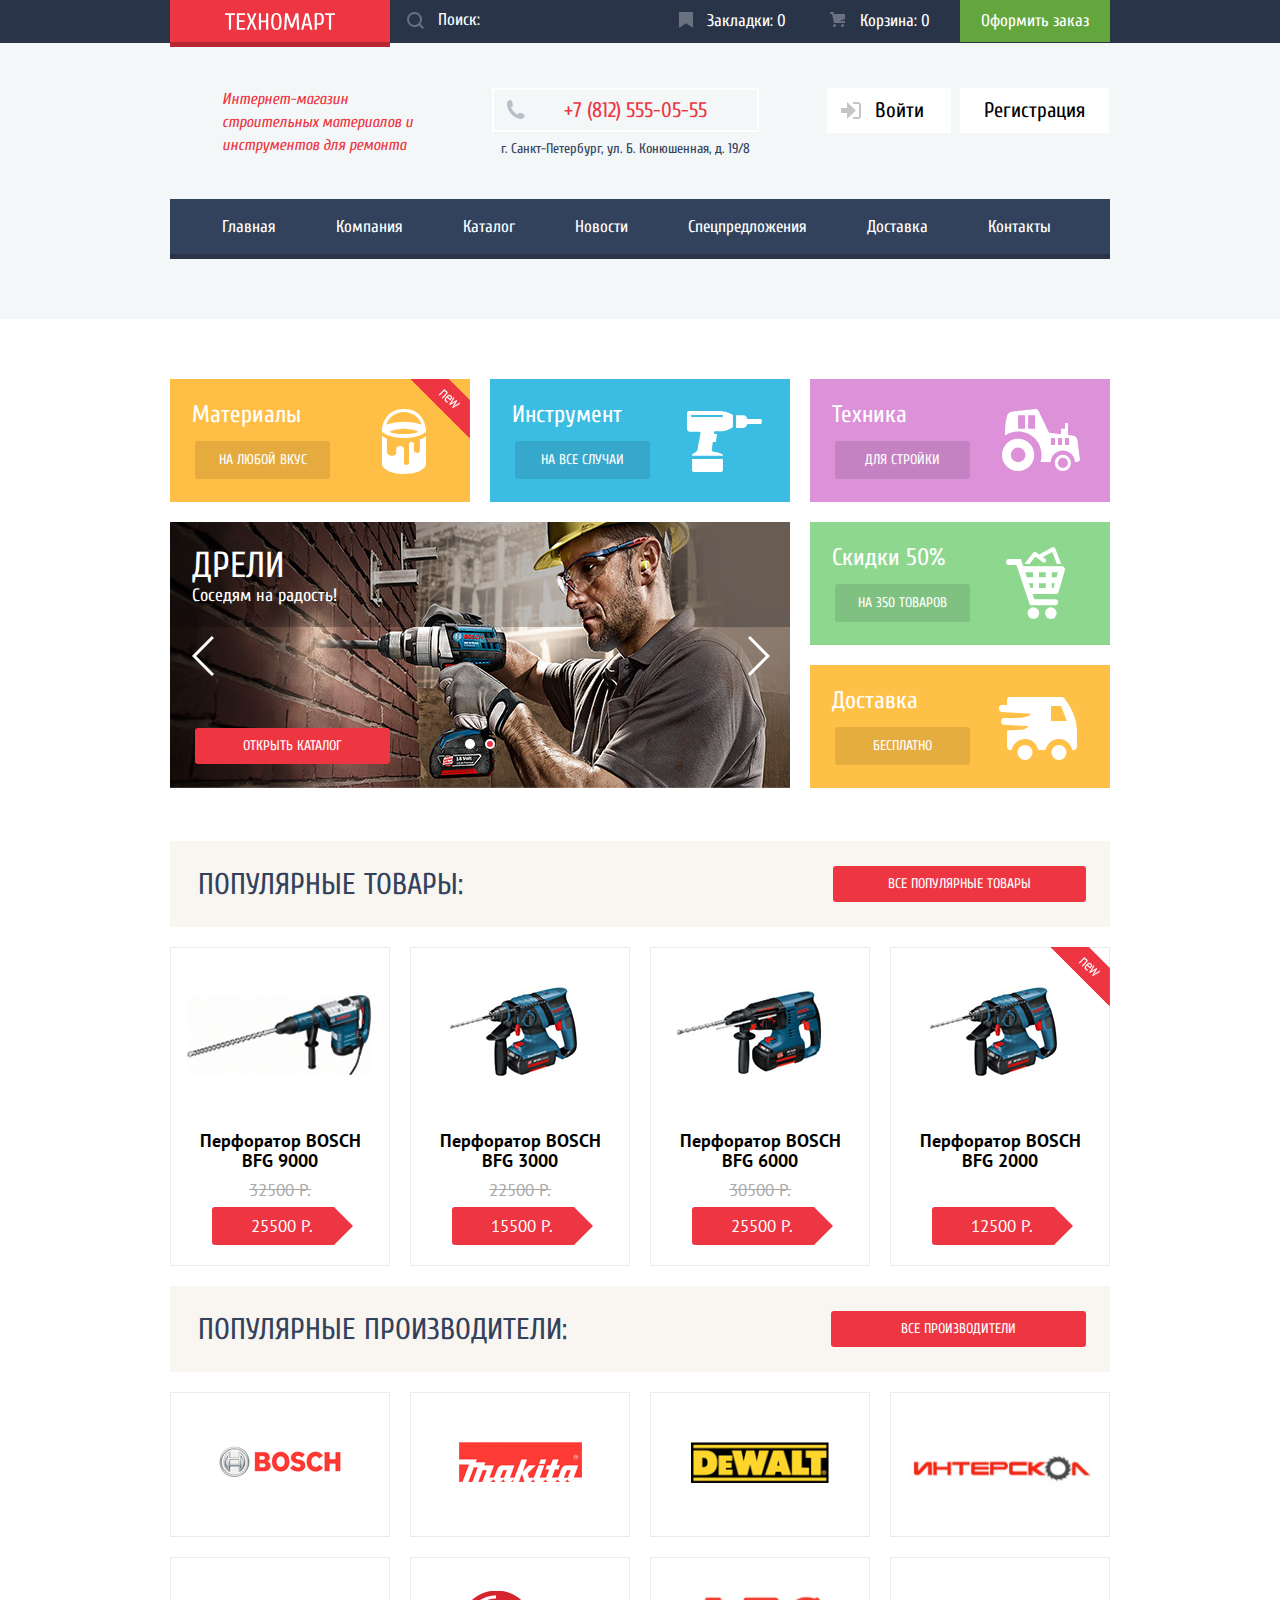
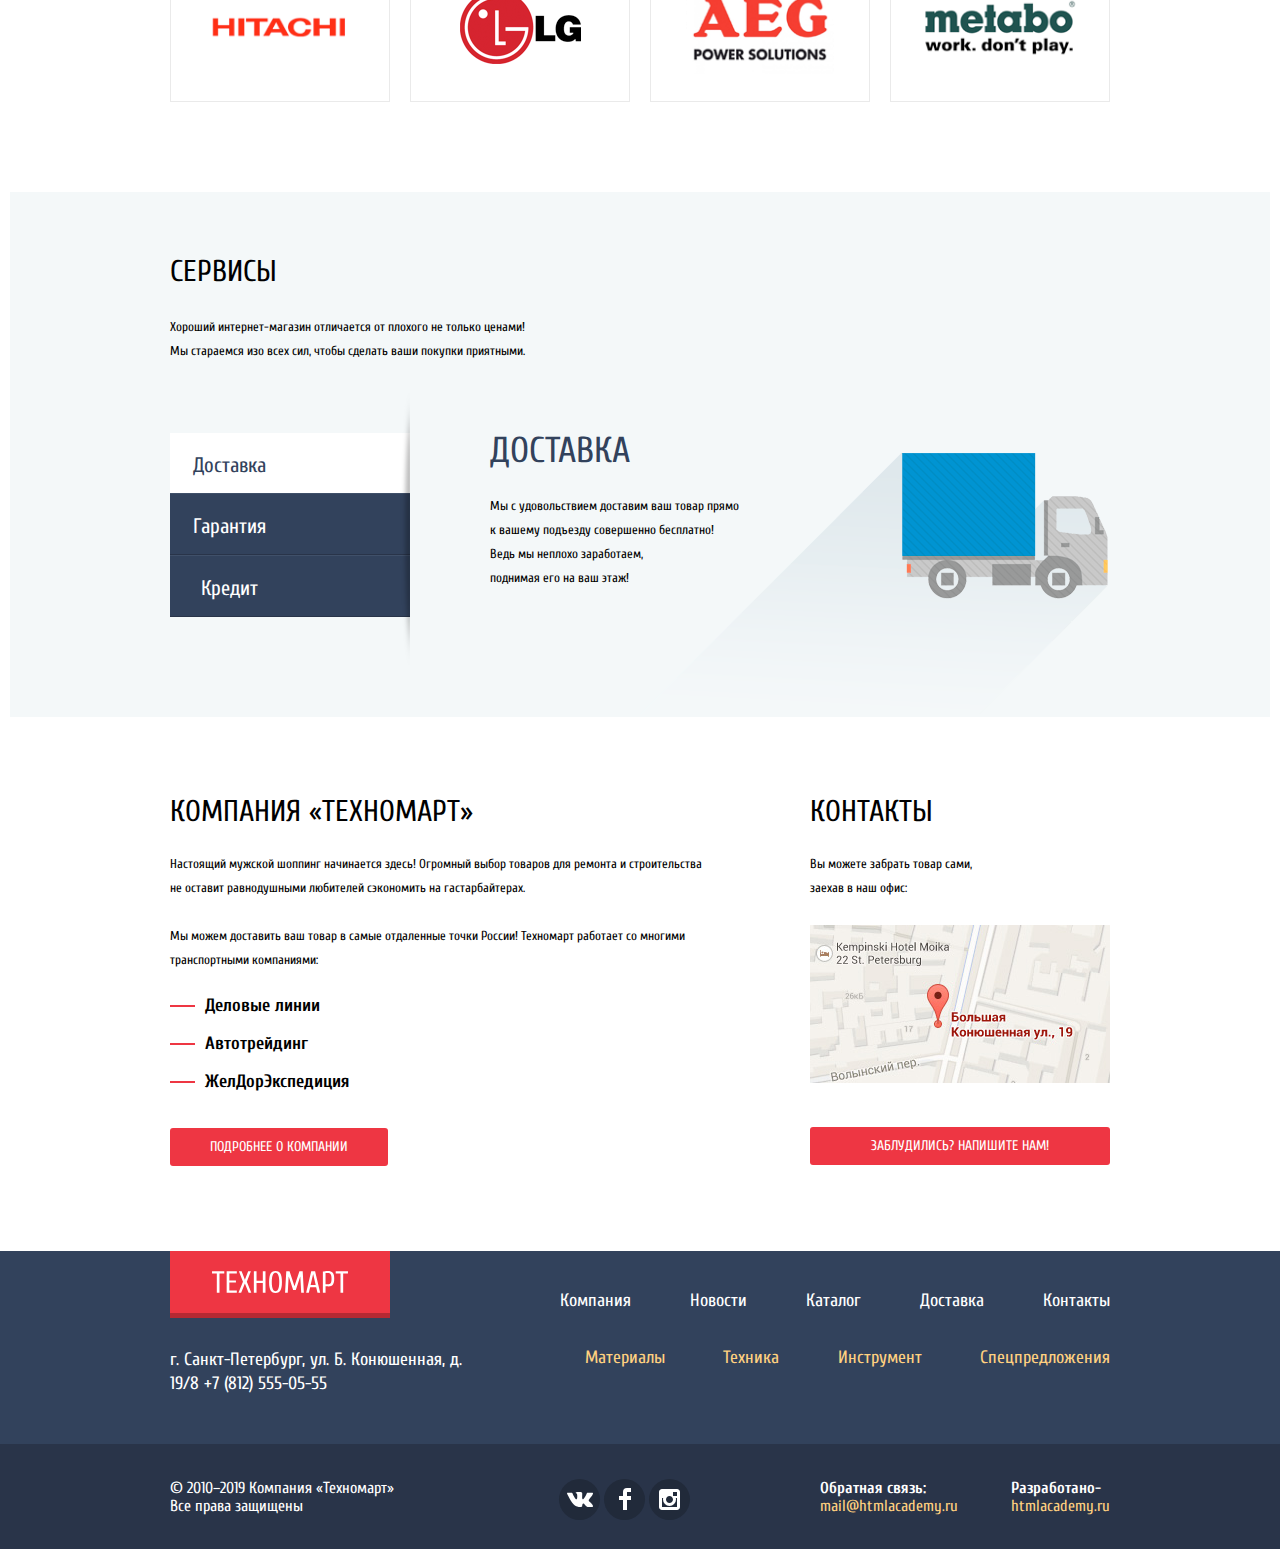
<file: index.html>
<!DOCTYPE html>
<html lang="ru">

<head>
    <meta charset="utf-8">
    <title>HTML Academy: Техномарт</title>
    <link href="https://fonts.googleapis.com/css?family=Cuprum:400,400i,700&display=swap&subset=cyrillic" rel="stylesheet">
    <link href="https://fonts.googleapis.com/css?family=PT+Sans&display=swap&subset=cyrillic" rel="stylesheet">
    <link href="css/normalize.css" rel="stylesheet">
    <link href="css/style.min.css" rel="stylesheet">
</head>

<body>

    <header class="main-header">

        <div class="container-top-header">

            <div class="container-top">
                <a class="logo-top" href="#">
                    <img src="img/logo-technomart.svg" width="110" height="18" alt="Логотип Техномарт">
                </a>
                <form class="search-form" action="https://echo.htmlacademy.ru" method="post">
                    <label>
                        <input type="search" placeholder="Поиск:">
                    </label>
                    <svg xmlns="http://www.w3.org/2000/svg" width="17" height="17" viewBox="0 0 17 17">
                        <path id="searchh" d="M17 15.586l-3.542-3.542A7.465 7.465 0 0 0 15 7.5 7.5 7.5 0 1 0 7.5 15c1.71 0 3.282-.579 4.544-1.542L15.586 17 17 15.586zM2 7.5C2 4.467 4.467 2 7.5 2 10.532 2 13 4.467 13 7.5c0 3.032-2.468 5.5-5.5 5.5A5.506 5.506 0 0 1 2 7.5z" />
                    </svg>
                </form>
                <nav class="products">
                    <ul class="products-navigation">
                        <li>
                            <a class="pack" href="pack.html">Закладки: 0</a>
                        </li>
                        <li>
                            <a class="basket" href="basket.html">Корзина: 0</a>
                        </li>
                        <li>
                            <a class="to-order" href="order.html">Оформить заказ</a>
                        </li>
                    </ul>
                </nav>
            </div>

        </div>

        <div class="container-middle-header">

            <div class="container-middle">
                <div class="middle-header-block-1">
                    <h1 class=" short-description">
                            Интернет-магазин строительных материалов и инструментов для ремонта
                        </h1>
                </div>
                <div class="middle-header-block-2">
                    <a class="call" href="tel:+78125550555">+7 (812) 555-05-55</a>
                    <p class="header-address">г. Санкт-Петербург, ул. Б. Конюшенная, д. 19/8</p>
                </div>
                <div class="middle-header-block-3">
                    <ul class="user-navigation">
                        <li>
                            <a class="login-link" href="login.html">
                                <svg xmlns="http://www.w3.org/2000/svg" width="20" height="17" viewBox="0 0 20 17">
                                    <path d="M14.875 8.5L6 0v6H0v5h6v6z" />
                                    <path d="M16.986 15.01h-5.027V17h5.027c2.178 0 3.004-1.81 3.029-3.026V3.028C19.99 1.811 19.164 0 16.986 0h-5.027v1.99h5.027c.839 0 .992.681 1.01 1.057v10.904c-.017.376-.171 1.059-1.01 1.059z" />
                                </svg>
                                Войти
                            </a>
                        </li>
                        <li>
                            <a class="register-link" href="registration.html">Регистрация</a>
                        </li>
                    </ul>
                </div>
            </div>

            <nav class="main-navigation">
                <ul class="site-navigation">
                    <li>
                        <a>Главная</a>
                    </li>
                    <li>
                        <a href="company.html">Компания</a>
                    </li>
                    <li>
                        <a href="catalog.html">Каталог</a>
                    </li>
                    <li>
                        <a href="news.html">Новости</a>
                    </li>
                    <li>
                        <a href="special.html">Спецпредложения</a>
                    </li>
                    <li>
                        <a href="delivery.html">Доставка</a>
                    </li>
                    <li>
                        <a href="contacts.html">Контакты</a>
                    </li>
                </ul>
            </nav>

        </div>

    </header>

    <main class="container">

        <section class="we-offer">
            <h2 class="visually-hidden">Наши предложения</h2>
            <ul class="our-offers">
                <li class="our-offers-1">
                    <p class="flag-offer flag-offer-new">Новинка</p>
                    <p class="offer-name offer-name-1">Материалы</p>
                    <a class="offer-button offer-material" href="offer-material.html">На любой вкус</a>
                </li>
                <li class="our-offers-2">
                    <p class="offer-name offer-name-2">Инструмент</p>
                    <a class="offer-button offer-instrument" href="offer-instrument.html">На все случаи</a>
                </li>
                <li class="our-offers-3">
                    <p class="offer-name offer-name-3">Техника</p>
                    <a class="offer-button offer-technic" href="offer-technic.html">Для стройки</a>
                </li>
                <li class="our-offers-4">
                    <div class="slider-controls">
                        <i></i>
                        <i class="active"></i>
                    </div>
                    <div class="slider-sides">
                        <a class="left" href="#"><span class="visually-hidden">Слайдер влево</span></a>
                        <a class="right" href="#"><span class="visually-hidden">Слайдер вправо</span></a>
                    </div>
                    <div class="container-offer-4">
                        <p class="offer-name offer-name-4">Дрели</p>
                        <span>Соседям на радость!</span>
                    </div>
                    <a class="button drill-button" href="offer-technic.html">Открыть каталог</a>
                </li>
                <li class="our-offers-4 our-offers-4-1">
                    <div class="container-offer-4">
                        <p class="offer-name offer-name-4">Перфораторы</p>
                        <span>Настоящие мужские игрушки</span>
                    </div>
                    <a class="button drill-button" href="offer-technic.html">Открыть каталог</a>
                </li>
                <li class="our-offers-5">
                    <p class="offer-name offer-name-5">Скидки 50%</p>
                    <a class="offer-button offer-sales" href="offer-sales.html">На 350 товаров</a>
                </li>
                <li class="our-offers-6">
                    <p class="offer-name offer-name-6">Доставка</p>
                    <a class="offer-button offer-delivery" href="offer-delivery.html">Бесплатно</a>
                </li>
            </ul>
        </section>

        <section class="pop-items">
            <div class="pop-section">
                <h2 class="pop">Популярные товары:</h2>
                <a class="button" href="pop-items.html">Все популярные товары</a>
            </div>
            <ul class="catalog-list">
                <li class="catalog-item">
                    <div class="actions">
                        <a href="#" class="buy">Купить</a>
                        <a href="#" class="bookmark">В закладки</a>
                    </div>
                    <p>
                        <img src="img/bosch-bfg9000.jpg" width="218" height="170" alt="Перфоратор BOSCH BFG 9000">
                    </p>
                    <h3>
                            <a class="perf" href="catalog-item.html">
                                Перфоратор BOSCH BFG 9000
                            </a>
                        </h3>
                    <span class="old-price">32500 р.</span>
                    <a class="price-buy" href="buy.html">25500 р.</a>
                </li>
                <li class="catalog-item">
                    <div class="actions">
                        <a href="#" class="buy">Купить</a>
                        <a href="#" class="bookmark">В закладки</a>
                    </div>
                    <p>
                        <img src="img/bosch-bfg3000.jpg" width="218" height="170" alt="Перфоратор Bosch Bfg 3000">
                    </p>
                    <h3>
                            <a class="perf" href="catalog-item.html">
                                Перфоратор BOSCH BFG 3000
                            </a>
                        </h3>
                    <span class="old-price">22500 р.</span>
                    <a class="price-buy" href="buy.html">15500 р.</a>
                </li>
                <li class="catalog-item">
                    <div class="actions">
                        <a href="#" class="buy">Купить</a>
                        <a href="#" class="bookmark">В закладки</a>
                    </div>
                    <p>
                        <img src="img/bosch-bfg6000.jpg" width="218" height="170" alt="Перфоратор Bosch Bfg 6000">
                    </p>
                    <h3>
                            <a class="perf" href="catalog-item.html">
                                Перфоратор BOSCH BFG 6000
                            </a>
                        </h3>
                    <span class="old-price">30500 р.</span>
                    <a class="price-buy" href="buy.html">25500 р.</a>
                </li>
                <li class="catalog-item">
                    <p class="flag flag-new">Новинка</p>
                    <div class="actions">
                        <a href="#" class="buy">Купить</a>
                        <a href="#" class="bookmark">В закладки</a>
                    </div>
                    <p>
                        <img src="img/bosch-bfg2000.jpg" width="218" height="170" alt="Перфоратор Bosch Bfg 2000">
                    </p>
                    <h3>
                            <a class="perf" href="catalog-item.html">
                                Перфоратор BOSCH BFG 2000
                            </a>
                        </h3>
                    <a class="price-buy" href="buy.html">12500 р.</a>
                </li>
            </ul>
        </section>

        <section class="pop-makers">
            <div class="pop-section">
                <h2 class="pop">Популярные производители:</h2>
                <a class="button button-develop" href="pop-items.html">Все производители</a>
            </div>
            <ul class="makers-list">
                <li class="maker-logo maker-logo-1">
                    <a href="#">
                        <img src="img/logo-bosch.png" width="126" height="37" alt="Логотип Bosch">
                    </a>
                </li>
                <li class="maker-logo maker-logo-2">
                    <a href="#">
                        <img src="img/logo-makita.png" width="123" height="40" alt="Логотип Makita">
                    </a>
                </li>
                <li class="maker-logo maker-logo-3">
                    <a href="#">
                        <img src="img/logo-dewalt.png" width="146" height="44" alt="Логотип Dewalt">
                    </a>
                </li>
                <li class="maker-logo maker-logo-4">
                    <a href="#">
                        <img src="img/logo-interskol.png" width="200" height="88" alt="Логотип Интерскол">
                    </a>
                </li>
                <li class="maker-logo maker-logo-5">
                    <a href="#">
                        <img src="img/logo-hitachi.png" width="169" height="31" alt="Логотип Hitachi">
                    </a>
                </li>
                <li class="maker-logo maker-logo-6">
                    <a href="#">
                        <img src="img/logo-lg.png" width="121" height="73" alt="Логотип Lg">
                    </a>
                </li>
                <li class="maker-logo maker-logo-7">
                    <a href="#">
                        <img src="img/logo-aeg.png" width="151" height="96" alt="Логотип AEG">
                    </a>
                </li>
                <li class="maker-logo maker-logo-8">
                    <a href="#">
                        <img src="img/logo-metabo.png" width="204" height="69" alt="Логотип Metabo">
                    </a>
                </li>
            </ul>
        </section>

        <div class="services-delivery-container">

            <div class="services-delivery">
                <section class="services">
                    <h2 class="services-name">Сервисы</h2>
                    <p class="services-description">
                        Хороший интернет-магазин отличается от плохого не только ценами!
                        <br> Мы стараемся изо всех сил, чтобы сделать ваши покупки приятными.
                    </p>
                </section>
                <section class="delivery-section">
                    <ul class="offers">
                        <li class="delivery">
                            <button class="button-offer button-offer-current" type="button">Доставка</button>
                        </li>
                        <li class="garantie">
                            <button class="button-offer" type="button">Гарантия</button>
                        </li>
                        <li class="credit">
                            <button class="button-offer" type="button">Кредит</button>
                        </li>
                    </ul>
                    <div class="delivery-container">
                        <h2 class="delivery-name">Доставка</h2>
                        <p class="delivery-description">
                            Мы с удовольствием доставим ваш товар прямо к вашему подъезду совершенно бесплатно!
                            <br> Ведь мы неплохо заработаем,
                            <br> поднимая его на ваш этаж!
                        </p>
                    </div>
                    <div class="garanty-container">
                        <h2 class="garanty-name">Гарантия</h2>
                        <p class="garanty-description">
                            Если купленный у нас товар поломается или заискрит,
                            <br> а также в случае пожара, спровоцированного его возгаранием,
                            <br> вы всегда можете быть уверены в нашей гарантии. Мы обменяем
                            <br> сгоревший товар на новый.
                            <br> Дом уж восстановите как-нибудь сами.
                        </p>
                    </div>
                    <div class="credit-container">
                        <h2 class="credit-name">Кредит</h2>
                        <p class="credit-description">
                            Залезть в долговую яму стало проще!
                            <br> Кредитные консультанты придут вам на помощь.
                        </p>
                        <a class="button credit-button" href="credit-application.html">Отправить заявку</a>
                    </div>
                </section>
            </div>

        </div>

        <div class="company-contacts-container">

            <section class="company-technomart">
                <h2>Компания «Техномарт»</h2>
                <p>
                    Настоящий мужской шоппинг начинается здесь! Огромный выбор товаров для ремонта и строительства не оставит равнодушными любителей сэкономить на гастарбайтерах.
                </p>
                <p>
                    Мы можем доставить ваш товар в самые отдаленные точки России! Техномарт работает со многими транспортными компаниями:
                </p>
                <ul class="delivery-companies">
                    <li>Деловые линии</li>
                    <li>Автотрейдинг</li>
                    <li>ЖелДорЭкспедиция</li>
                </ul>
                <a class="button button-about" href="about-company">Подробнее о компании</a>
            </section>
            <section class="contacts-map">
                <h2>Контакты</h2>
                <p>
                    Вы можете забрать товар сами, заехав в наш офис:
                </p>
                <figure class="map-content">
                    <a class="open-map" href="google-maps.html">
                        <img src="img/map.jpg" width="300" height="158" alt="Адрес компании на карте">
                    </a>
                </figure>
                <a class="button button-write" href="write-to-us.html">
                        Заблудились? Напишите нам!
                </a>
            </section>

        </div>

    </main>

    <footer class="main-footer">

        <div class="container-top-footer">

            <div class="container-top">
                <a class="logo-bottom">
                    <img src="img/logo-technomart.svg" width="137" height="22" alt="Логотип Техномарт">
                </a>
                <nav class="top-footer-navigation">
                    <ul class="site-navigation site-navigation-top">
                        <li>
                            <a href="company.html">Компания</a>
                        </li>
                        <li>
                            <a href="news.html">Новости</a>
                        </li>
                        <li>
                            <a href="catalog.html">Каталог</a>
                        </li>
                        <li>
                            <a href="delivery.html">Доставка</a>
                        </li>
                        <li>
                            <a href="contacts.html">Контакты</a>
                        </li>
                    </ul>
                </nav>
            </div>

        </div>

        <div class="container-middle-footer">

            <div class="container-top">
                <p class="footer-address">г. Санкт-Петербург, ул. Б. Конюшенная, д. 19/8 +7 (812) 555-05-55
                </p>
                <nav class="middle-footer-navigation">
                    <ul class="site-navigation site-navigation-middle">
                        <li>
                            <a href="materials.html">Материалы</a>
                        </li>
                        <li>
                            <a href="technics.html">Техника</a>
                        </li>
                        <li>
                            <a href="equipment.html">Инструмент</a>
                        </li>
                        <li>
                            <a href="special.html">Спецпредложения</a>
                        </li>
                    </ul>
                </nav>
            </div>

        </div>

        <div class="container-low-footer">

            <div class="container-low">
                <p class="authors-low">
                    © 2010–2019 Компания «Техномарт» Все права защищены
                </p>
                <ul class="social-links">
                    <li>
                        <a class="social-button" href="vk.html"><span class="visually-hidden">Вконтакте</span>
                                <svg xmlns="http://www.w3.org/2000/svg" width="26" height="15" viewBox="0 0 26 15"><path fill="#FFF" d="M16.138 11.51c.956-.309 2.18 2.04 3.483 2.939.978.681 1.727.534 1.727.534l3.473-.05s1.815-.112.957-1.554c-.071-.12-.503-1.069-2.585-3.022-2.177-2.043-1.882-1.712.739-5.244 1.597-2.153 2.236-3.468 2.036-4.028-.192-.539-1.365-.399-1.365-.399L20.69.713c-.381.001-.704.119-.851.515-.003.004-.621 1.666-1.445 3.079-1.741 2.989-2.436 3.148-2.724 2.961-.661-.433-.494-1.737-.494-2.664 0-2.897.432-4.105-.846-4.417-.427-.104-.739-.172-1.828-.182-1.392-.021-2.574 0-3.244.329-.445.223-.786.712-.579.74.26.035.843.16 1.155.586.401.552.389 1.789.389 1.789s.229 3.411-.54 3.834c-.528.29-1.25-.302-2.803-3.016-.793-1.388-1.392-2.922-1.392-2.922s-.116-.285-.326-.441c-.25-.185-.6-.244-.6-.244L.848.684S.29.7.085.946c-.182.218-.015.668-.015.668s2.909 6.881 6.203 10.347c3.02 3.182 6.452 2.971 6.452 2.971h1.555s.469-.054.709-.312c.224-.24.214-.691.214-.691s-.031-2.109.935-2.419z"/></svg>
                            </a>
                    </li>
                    <li>
                        <a class="social-button" href="facebook.html"><span class="visually-hidden">Фэйсбук</span>
                                <svg xmlns="http://www.w3.org/2000/svg" width="12" height="22" viewBox="0 0 12 22"><path fill="#FFF" d="M12 4V0H8a4 4 0 0 0-4 4v4H0v4h4v10h4V12h4V8H8V4h4z"/></svg>
                            </a>
                    </li>
                    <li>
                        <a class="social-button" href="instagram.html"><span class="visually-hidden">Инстаграмм</span> 
                                <svg xmlns="http://www.w3.org/2000/svg" width="21" height="21" viewBox="0 0 21 21"><path fill="#FFF" d="M18 0H3C1.35 0 0 1.35 0 3v15c0 1.65 1.35 3 3 3h15c1.65 0 3-1.35 3-3V3c0-1.65-1.35-3-3-3zm-7.5 7c1.93 0 3.5 1.57 3.5 3.5S12.43 14 10.5 14 7 12.43 7 10.5 8.57 7 10.5 7zM18 18H3V9h1.181A6.504 6.504 0 0 0 4 10.5a6.5 6.5 0 1 0 13 0 6.45 6.45 0 0 0-.181-1.5H18v9zm0-11h-4V3h4v4z"/></svg>
                            </a>
                    </li>
                </ul>
                <div class="feedback-developed">
                    <p class="feedback">
                        <b>Обратная связь:</b>
                        <a href="mail@htmlacademy.ru">mail@htmlacademy.ru</a>
                    </p>
                    <p class="developed">
                        <b>Разработано-</b>
                        <a href="https://htmlacademy.ru/intensive/htmlcss">htmlacademy.ru</a>
                    </p>
                </div>
            </div>

        </div>

    </footer>

    <section class="modal modal-review">
        <h2 class="visually-hidden">
                Напишите нам
            </h2>
        <form class="review-form" action="https://echo.htmlacademy.ru" method="post">
            <div class="review-form-1">
                <p class="review-item">
                    <label for="appointment-name">Ваше имя:</label>
                    <input id="appointment-name" type="text" name="yourname" value="" placeholder="Имя Фамилия">
                </p>
                <p class="review-item">
                    <label for="appointment-mail">Ваш e-mail:</label>
                    <input id="appointment-mail" type="text" name="mail" value="" placeholder="email@example.com">
                </p>
            </div>
            <div class="review-form-2">
                <label class="user-text">
                    <span class="text-item">
                            Текст письма:
                        </span>
                    <textarea name="yourtext" placeholder="В свободной форме"></textarea>
                </label>
            </div>
            <div class="gaga">
                <button class="button button-review" type="submit">
                    Отправить
                </button>
            </div>
            <button class="modal-close" type="button">Закрыть</button>
        </form>
    </section>

    <section class="modal modal-map">
        <h2 class="visually-hidden">Как до нас добраться</h2>
        <iframe src="https://www.google.com/maps/embed?pb=!1m18!1m12!1m3!1d1998.6037999040354!2d30.322010416394033!3d59.938716271971415!2m3!1f0!2f0!3f0!3m2!1i1024!2i768!4f13.1!3m3!1m2!1s0x4696310fca5ba729%3A0xea9c53d4493c879f!2sBolshaya+Konyushennaya+ul.%2C+19%2C+Sankt-Peterburg%2C+Russia%2C+191186!5e0!3m2!1sen!2s!4v1441888483426" width="940" height="476" allowfullscreen></iframe>
        <p>
            <img src="img/map-full.jpg" width="940" height="476" alt="Офис компании по адресу: город Санкт-Петербург, улица Большая Конюшенная 19">
        </p>
        <button class="modal-close" type="button">Закрыть</button>
    </section>

    <script src="js/script.min.js"></script>

</body>

</html>
</file>
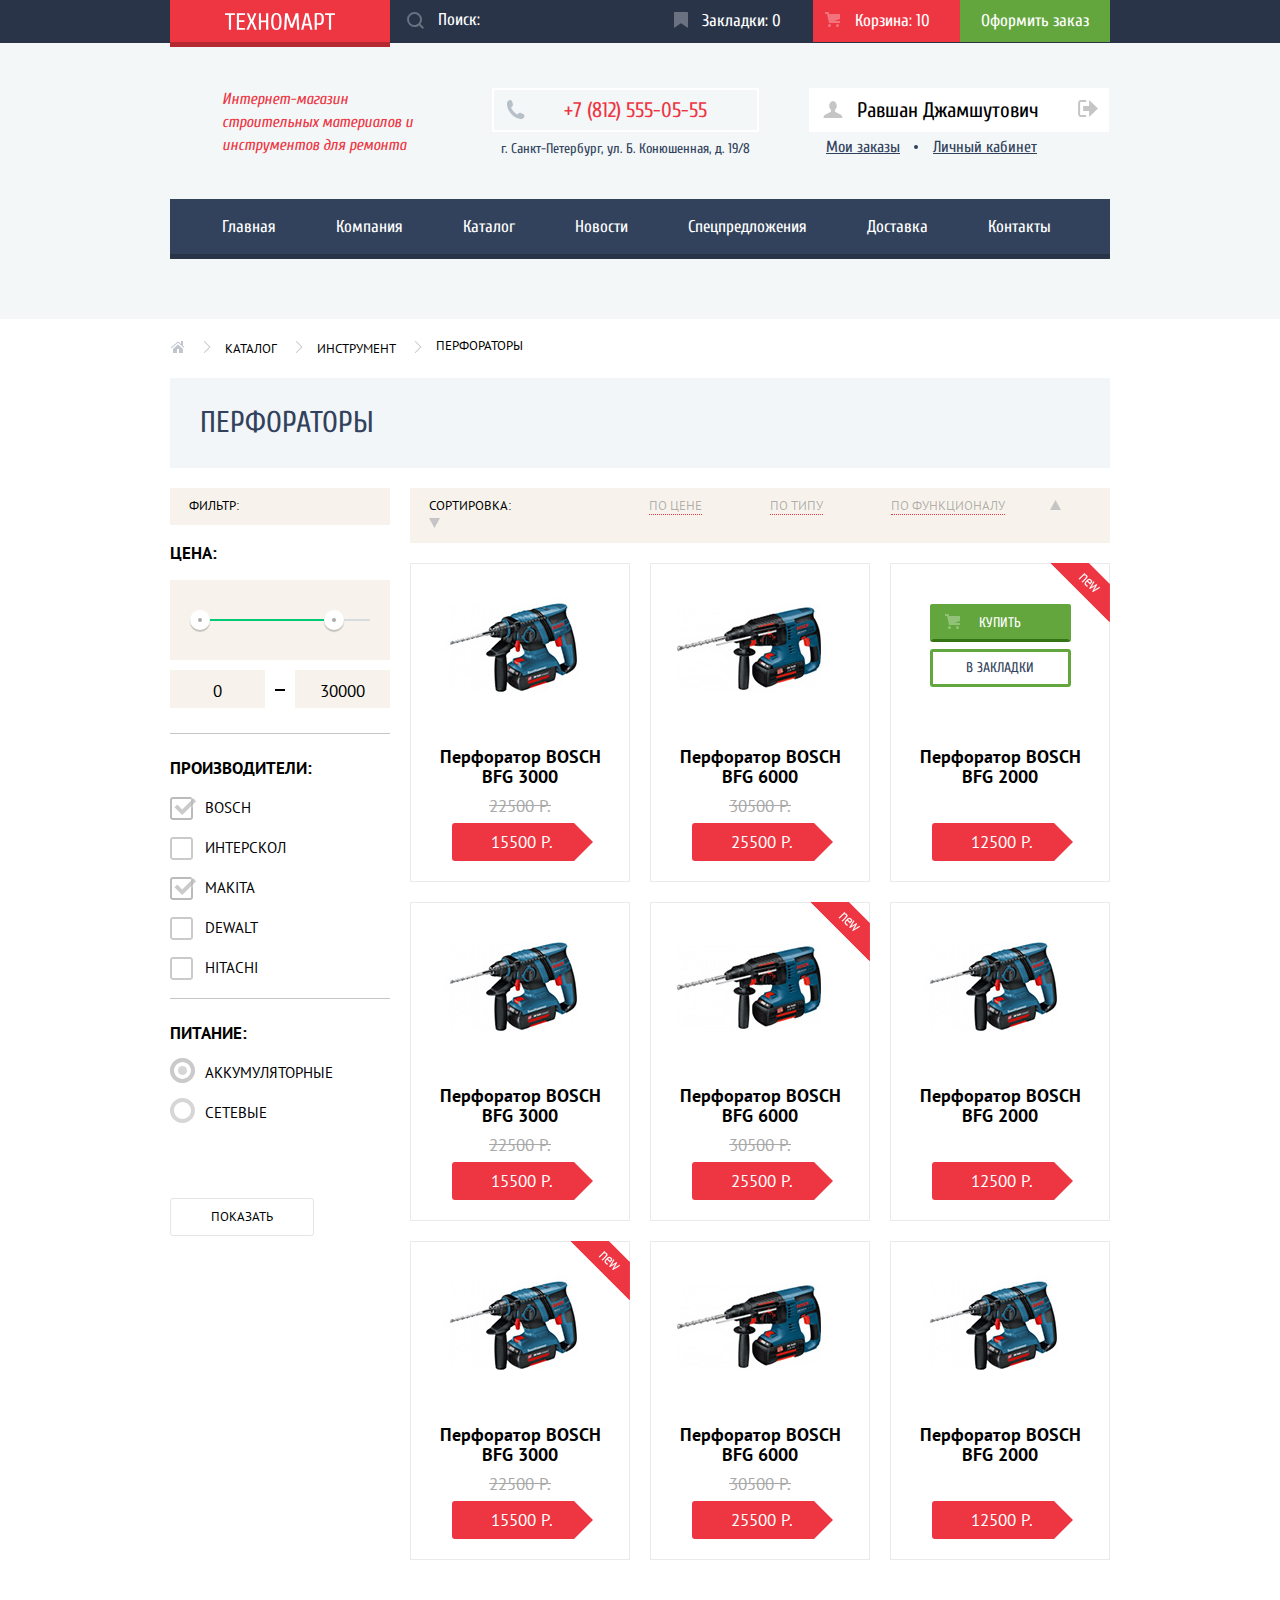
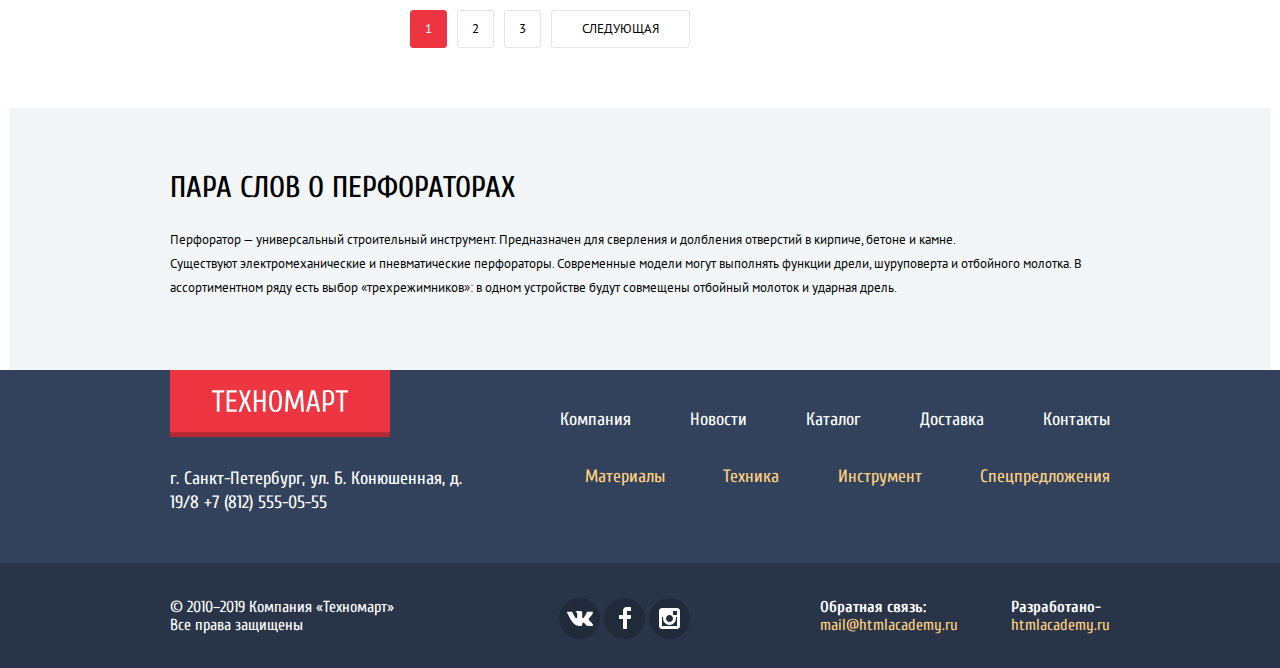
<file: catalog.html>
<!DOCTYPE html>
<html lang="ru">

<head>
    <meta charset="utf-8">
    <title>HTML Academy: Техномарт</title>
    <link href="https://fonts.googleapis.com/css?family=Cuprum:400,400i,700&display=swap&subset=cyrillic" rel="stylesheet">
    <link href="https://fonts.googleapis.com/css?family=PT+Sans&display=swap&subset=cyrillic" rel="stylesheet">
    <link href="css/normalize.css" rel="stylesheet">
    <link href="css/style.min.css" rel="stylesheet">
</head>

<body>

    <header class="main-header">

        <div class="container-top-header">

            <div class="container-top">
                <a class="logo-top" href="index.html">
                    <img src="img/logo-technomart.svg" width="110" height="18" alt="Логотип Техномарт">
                </a>
                <form class="search-form" action="https://echo.htmlacademy.ru" method="post">
                    <label>
                        <input type="search" placeholder="Поиск:">
                    </label>
                    <svg xmlns="http://www.w3.org/2000/svg" width="17" height="17" viewBox="0 0 17 17">
                        <path id="searchh" d="M17 15.586l-3.542-3.542A7.465 7.465 0 0 0 15 7.5 7.5 7.5 0 1 0 7.5 15c1.71 0 3.282-.579 4.544-1.542L15.586 17 17 15.586zM2 7.5C2 4.467 4.467 2 7.5 2 10.532 2 13 4.467 13 7.5c0 3.032-2.468 5.5-5.5 5.5A5.506 5.506 0 0 1 2 7.5z" />
                    </svg>
                </form>
                <nav class="products">
                    <ul class="products-navigation">
                        <li>
                            <a class="pack" href="pack.html">Закладки: 0</a>
                        </li>
                        <li>
                            <a class="basket basket-inner" href="basket.html">Корзина: 10</a>
                        </li>
                        <li>
                            <a class="to-order" href="order.html">Оформить заказ</a>
                        </li>
                    </ul>
                </nav>
            </div>

        </div>

        <div class="container-middle-header container-middle-header-inner">

            <div class="container-middle">
                <div class="middle-header-block-1">
                    <h1 class="short-description">
                            Интернет-магазин строительных материалов и инструментов для ремонта
                        </h1>
                </div>
                <div class="middle-header-block-2 middle-header-block-2-catalog">
                    <a class="call" href="tel:+78125550555">+7 (812) 555-05-55</a>
                    <p class="header-address">г. Санкт-Петербург, ул. Б. Конюшенная, д. 19/8</p>
                </div>
                <div class="middle-header-block-3">
                    <div class="logged-container">
                        <a class="my-page" href="my-page.html">
                            <svg class="icon-1" xmlns="http://www.w3.org/2000/svg" width="20" height="18" viewBox="0 0 20 18">
                                <path d="M17.881 14.166c-2.144-.735-4.256-1.666-5.207-2.39-.657-.501-.77-1.618-.517-2.415 1.118-.903 1.864-2.477 1.864-4.278C14.021 2.276 12.221 0 10 0S5.979 2.276 5.979 5.083c0 1.801.746 3.374 1.863 4.277.253.798.141 1.915-.517 2.416-.95.724-3.063 1.654-5.207 2.39S0 18 0 18h20s.025-3.099-2.119-3.834z" />
                            </svg>
                            Равшан Джамшутович
                        </a>
                        <a class="my-page-out" href="my-page-out.html">
                            <svg class="icon-2" xmlns="http://www.w3.org/2000/svg" width="21" height="17" viewBox="0 0 21 17">
                                <g>
                                    <path d="M21 8.5L12.125 0v6h-6v5h6v6z" />
                                    <path d="M3.106 13.952V3.048c.018-.376.171-1.057 1.01-1.057h5.027V0H4.116C1.938 0 1.112 1.81 1.087 3.027v10.946C1.112 15.189 1.938 17 4.116 17h5.027v-1.99H4.116c-.839 0-.992-.683-1.01-1.058z" />
                                </g>
                            </svg>
                        </a>
                        <ul class="logged-in-function">
                            <li class="my-orders">
                                <a href="my-orders.html">Мои заказы</a>
                            </li>
                            <li>
                                <a href="my-page.html">Личный кабинет</a>
                            </li>
                        </ul>
                    </div>
                </div>
            </div>

            <nav class="main-navigation">
                <ul class="site-navigation">
                    <li>
                        <a href="index.html">Главная</a>
                    </li>
                    <li>
                        <a href="company.html">Компания</a>
                    </li>
                    <li>
                        <a href="catalog.html">Каталог</a>
                    </li>
                    <li>
                        <a href="news.html">Новости</a>
                    </li>
                    <li>
                        <a href="special.html">Спецпредложения</a>
                    </li>
                    <li>
                        <a href="delivery.html">Доставка</a>
                    </li>
                    <li>
                        <a href="contacts.html">Контакты</a>
                    </li>
                </ul>
            </nav>

        </div>

    </header>

    <main class="container">

        <div class="main-container">

            <ul class="breadcrumbs">
                <li class="catalog-bread">
                    <a href="catalog.html">Каталог</a>
                </li>
                <li>
                    <a href="tools.html">Инструмент</a>
                </li>
                <li class="breadcrumbs-current">
                    <a>Перфораторы</a>
                </li>
            </ul>
            <h2 class="page-title">Перфораторы</h2>
            <div class="catalog-columns">
                <section class="filters">
                    <h2 class="visually-hidden">Фильтр товаров</h2>
                    <p class="filter-name">
                        Фильтр:
                    </p>
                    <div class="filter-range">
                        <div class="filter-range-title">Цена:</div>
                        <div class="range-controls">
                            <div class="scale">
                                <div class="bar"></div>
                            </div>
                            <div class="range-toggle range-toggle-min"></div>
                            <div class="range-toggle range-toggle-max"></div>
                        </div>
                        <div class="price-controls">
                            <label class="min-price">
                                <input type="text" name="min-price" value="0">
                            </label>
                            <label class="max-price">
                                <input type="text" name="max-price" value="30000">
                            </label>
                        </div>
                    </div>
                    <form class="filter" action="https://echo.htmlacademy.ru" method="post">
                        <fieldset>
                            <legend>Производители:</legend>
                            <ul>
                                <li class="filter-option">
                                    <input class="visually-hidden filter-input filter-input-checkbox" type="checkbox" name="Bosch" id="filter-bosch" checked>
                                    <label for="filter-bosch">Bosch</label>
                                </li>
                                <li class="filter-option">
                                    <input class="visually-hidden filter-input filter-input-checkbox" type="checkbox" name="Интерскол" id="filter-interskol">
                                    <label for="filter-interskol">Интерскол</label>
                                </li>
                                <li class=" filter-option">
                                    <input class="visually-hidden filter-input filter-input-checkbox" type="checkbox" name="Makita" id="filter-makita" checked>
                                    <label for="filter-makita">Makita</label>
                                </li>
                                <li class="filter-option">
                                    <input class="visually-hidden filter-input filter-input-checkbox" type="checkbox" name="Dewalt" id="filter-dewalt">
                                    <label for="filter-dewalt">Dewalt</label>
                                </li>
                                <li class="filter-option">
                                    <input class="visually-hidden filter-input filter-input-checkbox" type="checkbox" name="Hitachi" id="filter-hitachi">
                                    <label for="filter-hitachi">Hitachi</label>
                                </li>
                            </ul>
                        </fieldset>
                        <fieldset>
                            <legend>Питание:</legend>
                            <ul>
                                <li class="filter-option">
                                    <input class="visually-hidden filter-input filter-input-radio" type="radio" name="power-group" value="battery" id="filter-battery" checked>
                                    <label for="filter-battery">Аккумуляторные</label>
                                </li>
                                <li class="filter-option">
                                    <input class="visually-hidden filter-input filter-input-radio" type="radio" name="power-group" value="network" id="filter-network">
                                    <label for="filter-network">Сетевые</label>
                                </li>
                            </ul>
                        </fieldset>
                        <button class="button button-filter" type="submit">Показать</button>
                    </form>
                </section>
                <section class="catalog-tools">
                    <div class="sorting-container">
                        <h2 class="visually-hidden">Фильтр товаров</h2>
                        <p class="filter-name filter-name-1">
                            <span class="filter-sorting">Сортировка:</span>
                            <a class="sorting-type" href=#>По цене</a>
                            <a class="sorting-type" href=#>По типу</a>
                            <a class="sorting-type sorting-type-last" href=#>По функционалу</a>
                            <a class="sorting-type-1" href=#>
                                <span class="visually-hidden">Сортировка сверху вниз</span>
                                <svg class="up-1" xmlns="http://www.w3.org/2000/svg" width="11" height="10" viewBox="0 0 11 10">
                                    <path d="M5.5 0L0 10h11z" />
                                </svg>
                            </a>
                            <a class="sorting-type-1" href=#>
                                <span class="visually-hidden">Сортировка снизу вверх</span>
                                <svg class="down-1" xmlns="http://www.w3.org/2000/svg" width="11" height="10" viewBox="0 0 11 10">
                                    <path d="M5.5 10L0 0h11" />
                                </svg>
                            </a>
                        </p>
                    </div>
                    <ul class="catalog-list catalog-list-inner">
                        <li class="catalog-item catalog-item-inner">
                            <div class="actions">
                                <a class="buy" href="buy.html">Купить</a>
                                <a href="#" class="bookmark">В закладки</a>
                            </div>
                            <p>
                                <img src="img/bosch-bfg3000.jpg" width="218" height="170" alt="Перфоратор Bosch Bfg 3000">
                            </p>
                            <h3>
                                <a class="perf" href="catalog-item.html">
                                    Перфоратор BOSCH BFG 3000
                                </a>
                            </h3>
                            <span class="old-price">22500 р.</span>
                            <a class="price-buy" href="buy.html">15500 р.</a>
                        </li>
                        <li class="catalog-item catalog-item-inner">
                            <div class="actions">
                                <a href="#" class="buy">Купить</a>
                                <a href="#" class="bookmark">В закладки</a>
                            </div>
                            <p>
                                <img src="img/bosch-bfg6000.jpg" width="218" height="170" alt="Перфоратор Bosch Bfg 6000">
                            </p>
                            <h3>
                                <a class="perf" href="catalog-item.html">
                                    Перфоратор BOSCH BFG 6000
                                </a>
                            </h3>
                            <span class="old-price">30500 р.</span>
                            <a class="price-buy" href="buy.html">25500 р.</a>
                        </li>
                        <li class="catalog-item catalog-item-inner">
                            <p class="flag flag-new">новинка</p>
                            <div class="current-item">
                                <a class="buy" href="buy.html">Купить</a>
                                <a class="bookmark" href="add-to-store.html">В закладки</a>
                            </div>
                            <h3>
                                <a class="perf" href="catalog-item.html">
                                    Перфоратор BOSCH BFG 2000
                                </a>
                            </h3>
                            <a class="price-buy" href="buy.html">12500 р.</a>
                        </li>
                        <li class="catalog-item catalog-item-inner">
                            <div class="actions">
                                <a href="#" class="buy">Купить</a>
                                <a href="#" class="bookmark">В закладки</a>
                            </div>
                            <p>
                                <img src="img/bosch-bfg3000.jpg" width="218" height="170" alt="Перфоратор Bosch Bfg 3000">
                            </p>
                            <h3>
                                <a class="perf" href="catalog-item.html">
                                    Перфоратор BOSCH BFG 3000
                                </a>
                            </h3>
                            <span class="old-price">22500 р.</span>
                            <a class="price-buy" href="buy.html">15500 р.</a>
                        </li>
                        <li class="catalog-item catalog-item-inner">
                            <p class="flag flag-new">новинка</p>
                            <div class="actions">
                                <a href="#" class="buy">Купить</a>
                                <a href="#" class="bookmark">В закладки</a>

                            </div>
                            <p>
                                <img src="img/bosch-bfg6000.jpg" width="218" height="168" alt="Перфоратор Bosch Bfg 6000">
                            </p>
                            <h3>
                                <a class="perf" href="catalog-item.html">
                                    Перфоратор BOSCH BFG 6000
                                </a>
                            </h3>
                            <span class="old-price">30500 р.</span>
                            <a class="price-buy" href="buy.html">25500 р.</a>
                        </li>
                        <li class="catalog-item catalog-item-inner">
                            <div class="actions">
                                <a href="#" class="buy">Купить</a>
                                <a href="#" class="bookmark">В закладки</a>
                            </div>
                            <p>
                                <img class="image" src="img/bosch-bfg2000.jpg" width="218" height="170" alt="Перфоратор Bosch Bfg 2000">
                            </p>
                            <h3>
                                <a class="perf" href="catalog-item.html">
                                    Перфоратор BOSCH BFG 2000
                                </a>
                            </h3>
                            <a class="price-buy" href="buy.html">12500 р.</a>
                        </li>
                        <li class="catalog-item catalog-item-inner">
                            <p class="flag flag-new">Новинка</p>
                            <div class="actions">
                                <a href="#" class="buy">Купить</a>
                                <a href="#" class="bookmark">В закладки</a>
                            </div>
                            <p>
                                <img src="img/bosch-bfg3000.jpg" width="218" height="170" alt="Перфоратор Bosch Bfg 3000">
                            </p>
                            <h3>
                                <a class="perf" href="catalog-item.html">
                                    Перфоратор BOSCH BFG 3000
                                </a>
                            </h3>
                            <span class="old-price">22500 р.</span>
                            <a class="price-buy" href="buy.html">15500 р.</a>
                        </li>
                        <li class="catalog-item catalog-item-inner">
                            <div class="actions">
                                <a href="#" class="buy">Купить</a>
                                <a href="#" class="bookmark">В закладки</a>
                            </div>
                            <p>
                                <img src="img/bosch-bfg6000.jpg" width="218" height="170" alt="Перфоратор Bosch Bfg 6000">
                            </p>
                            <h3>
                                <a class="perf" href="catalog-item.html">
                                    Перфоратор BOSCH BFG 6000
                                </a>
                            </h3>
                            <span class="old-price">30500 р.</span>
                            <a class="price-buy" href="buy.html">25500 р.</a>
                        </li>
                        <li class="catalog-item catalog-item-inner">
                            <div class="actions">
                                <a href="#" class="buy">Купить</a>
                                <a href="#" class="bookmark">В закладки</a>
                            </div>
                            <p>
                                <img src="img/bosch-bfg2000.jpg" width="218" height="170" alt="Перфоратор Bosch Bfg 2000">
                            </p>
                            <h3>
                                <a class="perf" href="catalog-item.html">
                                    Перфоратор BOSCH BFG 2000
                                </a>
                            </h3>
                            <a class="price-buy" href="buy.html">12500 р.</a>
                        </li>
                    </ul>
                    <ul class="pagination-list">
                        <li class="pagination-item pagination-item-current">
                            <a>1</a>
                        </li>
                        <li class="pagination-item">
                            <a href="#">2</a>
                        </li>
                        <li class="pagination-item">
                            <a href="#">3</a>
                        </li>
                        <li class="pagination-item pagination-item-next">
                            <a href="#">Следующая</a>
                        </li>
                    </ul>
                </section>
            </div>

        </div>
        
        <div>

            <div class="tools-container">
                <section class="about-tools">
                    <h2>Пара слов о перфораторах</h2>
                    <p>
                        Перфоратор — универсальный строительный инструмент. Предназначен для сверления и долбления отверстий в кирпиче, бетоне и камне.
                        <br> Существуют электромеханические и пневматические перфораторы. Современные модели могут выполнять функции дрели, шуруповерта и отбойного молотка. В
                        <br> ассортиментном ряду есть выбор «трехрежимников»: в одном устройстве будут совмещены отбойный молоток и ударная дрель.
                    </p>
                </section>
            </div>

        </div>

    </main>

    <footer class="main-footer">

        <div class="container-top-footer">

            <div class="container-top">
                <a class="logo-bottom" href="index.html">
                    <img src="img/logo-technomart.svg" width="137" height="22" alt="Логотип Техномарт">
                </a>
                <nav class="top-footer-navigation">
                    <ul class="site-navigation site-navigation-top">
                        <li>
                            <a href="company.html">Компания</a>
                        </li>
                        <li>
                            <a href="news.html">Новости</a>
                        </li>
                        <li>
                            <a href="catalog.html">Каталог</a>
                        </li>
                        <li>
                            <a href="delivery.html">Доставка</a>
                        </li>
                        <li>
                            <a href="contacts.html">Контакты</a>
                        </li>
                    </ul>
                </nav>
            </div>

        </div>

        <div class="container-middle-footer">

            <div class="container-top">
                <p class="footer-address">г. Санкт-Петербург, ул. Б. Конюшенная, д. 19/8 +7 (812) 555-05-55
                </p>
                <nav class="middle-footer-navigation">
                    <ul class="site-navigation site-navigation-middle">
                        <li>
                            <a href="materials.html">Материалы</a>
                        </li>
                        <li>
                            <a href="technics.html">Техника</a>
                        </li>
                        <li>
                            <a href="equipment.html">Инструмент</a>
                        </li>
                        <li>
                            <a href="special.html">Спецпредложения</a>
                        </li>
                    </ul>
                </nav>
            </div>

        </div>

        <div class="container-low-footer">

            <div class="container-low">
                <p class="authors-low">
                    © 2010–2019 Компания «Техномарт» Все права защищены
                </p>
                <ul class="social-links">
                    <li>
                        <a class="social-button" href="vk.html"><span class="visually-hidden">Вконтакте</span>
                                <svg xmlns="http://www.w3.org/2000/svg" width="26" height="15" viewBox="0 0 26 15"><path fill="#FFF" d="M16.138 11.51c.956-.309 2.18 2.04 3.483 2.939.978.681 1.727.534 1.727.534l3.473-.05s1.815-.112.957-1.554c-.071-.12-.503-1.069-2.585-3.022-2.177-2.043-1.882-1.712.739-5.244 1.597-2.153 2.236-3.468 2.036-4.028-.192-.539-1.365-.399-1.365-.399L20.69.713c-.381.001-.704.119-.851.515-.003.004-.621 1.666-1.445 3.079-1.741 2.989-2.436 3.148-2.724 2.961-.661-.433-.494-1.737-.494-2.664 0-2.897.432-4.105-.846-4.417-.427-.104-.739-.172-1.828-.182-1.392-.021-2.574 0-3.244.329-.445.223-.786.712-.579.74.26.035.843.16 1.155.586.401.552.389 1.789.389 1.789s.229 3.411-.54 3.834c-.528.29-1.25-.302-2.803-3.016-.793-1.388-1.392-2.922-1.392-2.922s-.116-.285-.326-.441c-.25-.185-.6-.244-.6-.244L.848.684S.29.7.085.946c-.182.218-.015.668-.015.668s2.909 6.881 6.203 10.347c3.02 3.182 6.452 2.971 6.452 2.971h1.555s.469-.054.709-.312c.224-.24.214-.691.214-.691s-.031-2.109.935-2.419z"/></svg>
                            </a>
                    </li>
                    <li>
                        <a class="social-button" href="facebook.html"><span class="visually-hidden">Фэйсбук</span>
                                <svg xmlns="http://www.w3.org/2000/svg" width="12" height="22" viewBox="0 0 12 22"><path fill="#FFF" d="M12 4V0H8a4 4 0 0 0-4 4v4H0v4h4v10h4V12h4V8H8V4h4z"/></svg>
                            </a>
                    </li>
                    <li>
                        <a class="social-button" href="instagram.html"><span class="visually-hidden">Инстаграмм</span> 
                                <svg xmlns="http://www.w3.org/2000/svg" width="21" height="21" viewBox="0 0 21 21"><path fill="#FFF" d="M18 0H3C1.35 0 0 1.35 0 3v15c0 1.65 1.35 3 3 3h15c1.65 0 3-1.35 3-3V3c0-1.65-1.35-3-3-3zm-7.5 7c1.93 0 3.5 1.57 3.5 3.5S12.43 14 10.5 14 7 12.43 7 10.5 8.57 7 10.5 7zM18 18H3V9h1.181A6.504 6.504 0 0 0 4 10.5a6.5 6.5 0 1 0 13 0 6.45 6.45 0 0 0-.181-1.5H18v9zm0-11h-4V3h4v4z"/></svg>
                            </a>
                    </li>
                </ul>
                <div class="feedback-developed">
                    <p class="feedback">
                        <b>Обратная связь:</b>
                        <a href="mail@htmlacademy.ru">mail@htmlacademy.ru</a>
                    </p>
                    <p class="developed">
                        <b>Разработано-</b>
                        <a href="htmlacademy.ru">htmlacademy.ru</a>
                    </p>
                </div>
            </div>

        </div>

    </footer>

    <section class="modal item-added">
        <h2>Товар добавлен в корзину!</h2>
        <div class="button-container">
            <a class="order" href="order-page.html">Оформить заказ</a>
            <button class="continue" type="button">Продолжить покупки</button>
        </div>
        <button class="modal-close" type="button">Закрыть</button>
    </section>

    <script src="js/script.min.js"></script>

</body>

</html>
</file>
<file: css/style.min.css>
body{margin:0;font-family:Cuprum,Arial,sans-serif;font-size:18px;line-height:20px;font-weight:400;color:#000;min-width:960px}a{text-decoration:none}img{max-width:100%;height:auto}.visually-hidden:not(:focus):not(:active),input[type=checkbox].visually-hidden,input[type=radio].visually-hidden{position:absolute;width:1px;height:1px;margin:-1px;border:0;padding:0;white-space:nowrap;-webkit-clip-path:inset(100%);clip-path:inset(100%);clip:rect(0 0 0 0);overflow:hidden}.container-top-header{font-size:17px;line-height:18px;color:#fff;background-color:#293449;width:100%}.container-top{display:-webkit-box;display:-ms-flexbox;display:flex;width:940px;margin:0 auto}.logo-top{position:relative;display:block;background-color:#ee3643;padding-left:55px;padding-right:55px;padding-top:13px;padding-bottom:9px}.logo-top:hover{background-color:#ca2c37}.logo-top:focus{background-color:#ba2732}.logo-top::after{position:absolute;content:"";top:42px;left:0;width:220px;height:5px;background-color:#b52933}.logo-top:hover::after{position:absolute;content:"";top:42px;left:0;width:220px;height:5px;background-color:#9a212a}.logo-top:focus::after{position:absolute;content:"";top:42px;left:0;width:220px;height:5px;background-color:#8e1e26}.logo-bottom{display:block;background-color:#ee3643;border-bottom:5px solid #b52933;padding:20px 42px 15px 42px}.search-form input{background-color:transparent;border:none;width:270px;font-size:17px;line-height:18px;padding:11px;padding-left:48px}.search-form ::-webkit-input-placeholder{color:#fff;font-size:17px}.search-form{position:relative}.search-form svg{position:absolute;content:"";top:12px;left:17px;width:17px;height:17px;fill:#6a7180}.search-form input:hover{background-color:#212a3a}.search-form:hover svg{fill:#fff}.search-form:active svg{fill:#ee3643}.search-form input:focus{color:#000;background-color:#fff}.products-navigation{margin:0;padding:0;list-style:none;color:#fff;display:-webkit-box;display:-ms-flexbox;display:flex;width:450px;-webkit-box-pack:end;-ms-flex-pack:end;justify-content:flex-end}.products-navigation a{display:block;padding:12px 30px 12px 42px;color:#fff}.products-navigation .basket{position:relative;padding-left:42px}.basket-inner{background-color:#ee3643}.basket::before{content:"";position:absolute;left:12px;width:15px;height:15px;background-image:url(../img/icon-cart.svg);background-repeat:no-repeat;background-position:0 0;opacity:.3}.basket:hover::before{opacity:1}.basket:focus::before{opacity:.4}.products-navigation .pack{position:relative;padding:12px 32px 12px 42px}.pack::before{content:"";position:absolute;left:14px;width:14px;height:16px;background-image:url(../img/icon-bookmark.svg);background-repeat:no-repeat;background-position:0 0;opacity:.3}.pack:hover::before{opacity:1}.pack:focus::before{opacity:.4}.products-navigation .to-order{padding:12px 21px;background-color:#63a63e}.products-navigation a:hover{background-color:#212a3a}.products-navigation a:focus{background-color:#161d29;color:rgba(255,255,255,.6)}.products-navigation .to-order:hover{background-color:#5fbb2d}.products-navigation .to-order:focus{background-color:#518534}.container-middle-header{background-color:#f3f7f8;width:100%;padding-top:45px;padding-bottom:60px;margin-bottom:60px}.container-middle-header-inner{margin-bottom:18px}.container-middle{display:-webkit-box;display:-ms-flexbox;display:flex;width:940px;margin:0 auto;margin-bottom:2px}.short-description{font-size:16px;line-height:23px;color:#ee3643;font-style:italic;font-weight:400;margin:0;padding:0;padding-left:52px;padding-right:70px;padding-bottom:40px;width:200px}.middle-header-block-2{margin-right:68px}.middle-header-block-2-catalog{margin-right:50px}.call{display:block;position:relative;font-size:21px;font-weight:400;color:#ee3643;border:2px solid #fff;padding:10px 50px 10px 70px;margin-bottom:5px}.call::before{content:"";position:absolute;left:12px;width:19px;height:19px;background-image:url(../img/icon-phone.svg);background-repeat:no-repeat;background-position:0 0}.header-address{margin:0;padding:0;font-size:14px;line-height:24px;color:#32425c;text-align:center}.main-navigation{font-size:17px;line-height:17px;color:#fff;width:940px;margin:0 auto;padding:0;font-family:Cuprum,Arial,sans-serif;background-color:#32425c}.user-navigation{padding:0;margin:0;display:-webkit-box;display:-ms-flexbox;display:flex;-webkit-box-pack:justify;-ms-flex-pack:justify;justify-content:space-between;width:282px}.logged-container{position:relative;display:-webkit-box;display:-ms-flexbox;display:flex;-ms-flex-wrap:wrap;flex-wrap:wrap;width:300px;margin-left:0}.my-page-out{position:absolute;content:"";width:21px;height:17px;left:268px;top:12px;fill:#c5c5c5}.my-page-out:hover{fill:#32425c}.my-page-out:focus{fill:#c5c5c5}.my-page{padding:12px 42px 12px 48px;position:relative;font-size:21px;margin-bottom:5px}.my-page .icon-1{content:"";position:absolute;left:14px;top:13px;width:20px;height:17px;fill:#c5c5c5}.my-page:hover .icon-1{fill:#32425c}.my-page:focus .icon-1{fill:#c5c5c5}.login-link{padding:12px 27px 12px 48px;position:relative}.login-link svg{content:"";position:absolute;left:14px;top:14px;width:20px;height:17px;fill:#c5c5c5}.login-link:hover svg{fill:#32425c}.login-link:focus svg{fill:#c5c5c5}.register-link{padding:12px 24px}.my-page,.user-navigation a{background-color:#fff}.site-navigation{display:-webkit-box;display:-ms-flexbox;display:flex;flex-wrap:wrap;border-bottom:5px solid #293449;padding:0;margin:0;padding-left:22px}.logged-in-function,.site-navigation,.user-navigation{list-style:none}.user-navigation a{display:block;color:#000;font-size:21px;line-height:21px}.user-navigation a:hover{color:#ee3643}.user-navigation a:focus{color:rgba(0,0,0,.5)}.logged-in-function{display:-webkit-box;display:-ms-flexbox;display:flex;margin:0;padding:0;margin-left:17px}.logged-in-function li{margin-right:33px}.logged-in-function a{font-size:16px;line-height:18px;color:#32425c;text-decoration:underline}.my-orders{position:relative}.my-orders::after{position:absolute;content:"";left:88px;top:8px;width:4px;height:4px;background-color:#32425c;border-radius:50%}.my-page{display:block;-webkit-box-sizing:border-box;box-sizing:border-box;color:#000;width:300px}.my-page:focus{color:rgba(0,0,0,.3)}.logged-in-function a:hover{color:#ee3643}.logged-in-function a:focus{color:rgba(50,66,92,.3)}.site-navigation a{display:block;padding:19px 30px 19px 30px;color:#fff}.site-navigation a:hover{background-color:#293449}.site-navigation a:focus{color:rgba(255,255,255,.5);background-color:#1d2739}.our-offers{display:-webkit-box;display:-ms-flexbox;display:flex;-ms-flex-wrap:wrap;flex-wrap:wrap;-webkit-box-pack:justify;-ms-flex-pack:justify;justify-content:space-between;list-style:none;color:#fff;margin:0;padding:0;width:940px;margin:0 auto;margin-bottom:33px}.our-offers li{width:300px;height:123px;margin:0;padding:0;margin-bottom:20px}.our-offers .our-offers-4{width:620px;min-height:266px}.our-offers .our-offers-6{margin-left:640px;margin-top:-143px}.offer-button{display:inline-block;color:#fff;background-color:rgba(0,0,0,.1);width:135px;height:28px;margin-left:25px;padding-top:10px;border-radius:3px;vertical-align:middle;text-align:center;font-size:14px;line-height:18px;text-transform:uppercase}.offer-button:hover{background-color:rgba(0,0,0,.2)}.offer-button:focus{background-color:rgba(0,0,0,.3)}.our-offers-4 .drill-button{margin-left:25px;padding:9px 48px}.drill-button:hover{background-color:#ca2c37}.drill-button:focus{background-color:#ba2732}.our-offers-1{position:relative;background-color:#ffbf47}.our-offers-1 .flag-offer{position:absolute;top:-18px;right:0;width:60px;height:60px;text-indent:-1000px;overflow:hidden;z-index:2}.our-offers-1 .flag-offer-new{background:url(../img/new-flag.png) no-repeat 0 0}.our-offers-2{background-color:#3bbce3}.our-offers-3{background-color:#dc91d8}.our-offers-4{background-color:#32425c}.our-offers-4{position:relative;background-image:url(../img/drillman.jpg)}.slider-controls{position:absolute;left:50%;bottom:36px;z-index:100;width:160px;height:18px;text-align:center;font-size:0;transform:translateX(-50%)}.slider-controls i{position:relative;display:inline-block;width:10px;height:10px;padding:5px;vertical-align:middle;border-radius:50%;cursor:pointer}.slider-controls i::after{content:"";position:absolute;top:5px;left:5px;z-index:1;width:10px;height:10px;background-color:#fff;border-radius:50%}.slider-controls .active::before{content:"";position:absolute;left:50%;top:50%;z-index:2;width:6px;height:6px;margin:-3px;background-color:#ee3643;border-radius:50%}.slider-sides{position:relative;width:622px}.slider-sides .left{position:absolute;content:"";width:22px;height:40px;top:114px;left:22px;background-image:url(../img/icon-left.svg);background-repeat:no-repeat;cursor:pointer}.slider-sides .right{position:absolute;content:"";width:22px;height:40px;top:114px;right:22px;background-image:url(../img/icon-right.svg);background-repeat:no-repeat;cursor:pointer}.our-offers-4-1{display:none;background-image:url(../img/perf-man.jpg)}.our-offers-5{background-color:#8ed78f}.our-offers-6{background-color:#ffc047}.offer-name{font-size:24px;position:relative;padding-left:22px;padding-top:26px;margin:0;margin-bottom:16px}.offer-name-1::after{position:absolute;content:"";width:44px;height:65px;right:44px;top:30px;background-image:url(../img/icon-1.svg);background-repeat:no-repeat;background-position:0 0}.offer-name-2::after{position:absolute;content:"";width:75px;height:61px;right:28px;top:32px;background-image:url(../img/icon-2.svg);background-repeat:no-repeat;background-position:0 0}.offer-name-3::after{position:absolute;content:"";width:78px;height:62px;right:30px;top:30px;background-image:url(../img/icon-3.svg);background-repeat:no-repeat;background-position:0 0}.container-offer-4 span{font-size:18px;line-height:24px;margin-left:22px}.container-offer-4{margin-bottom:120px}.offer-name-4{font-size:36px;line-height:36px;text-transform:uppercase;margin:0}.offer-name-5::after{position:absolute;content:"";width:59px;height:72px;right:45px;top:25px;background-image:url(../img/icon-4.svg);background-repeat:no-repeat;background-position:0 0}.offer-name-6::after{position:absolute;content:"";width:78px;height:63px;right:33px;top:32px;background-image:url(../img/icon-5.svg);background-repeat:no-repeat;background-position:0 0}.pop-section{font-weight:400;text-transform:uppercase;color:#32425c;width:940px;margin:0 auto;display:-webkit-box;display:-ms-flexbox;display:flex;-webkit-box-pack:justify;-ms-flex-pack:justify;justify-content:space-between;margin-bottom:20px;background-color:#f9f5f0}.pop-section a{font-size:14px;line-height:18px;color:#fff;margin:25px 24px 25px 0;padding:9px 55px;background-color:#ee3643}.pop-section a:hover{background-color:#ca2c37}.pop-section a:focus{background-color:#ba2732}.pop-section .pop{font-weight:400;font-size:30px;line-height:30px;padding:0;margin:0;padding-left:28px;padding-top:29px}.pop-section .button-develop{padding-left:70px;padding-right:70px}.perf{font-family:"PT Sans",Arial,sans-serif;font-size:18px;line-height:20px;color:#000}.catalog-item h3{font-weight:700}.price-link{font-size:17px;line-height:18px;color:#fff;background-color:#ee3643}.pop-items,.pop-tools{list-style:none}.services-delivery-container{width:100%;background-color:#f4f8f9;margin:0;margin-bottom:80px}.services-delivery{display:-webkit-box;display:-ms-flexbox;display:flex;-webkit-box-orient:vertical;-webkit-box-direction:normal;-ms-flex-direction:column;flex-direction:column;width:940px;margin:0 auto}.delivery-section{width:940px;display:-webkit-box;display:-ms-flexbox;display:flex;margin-bottom:100px}.button{font:inherit;font-size:14px;line-height:18px;color:#fff;text-align:center;vertical-align:middle;text-transform:uppercase;background-color:#ee3643;border:none;padding:9px 40px;display:inline-block;border-radius:3px}.button-offer{width:240px;display:inline-block;padding:22px 140px 18px 18px;vertical-align:middle;font:inherit;font-size:21px;color:#fff;background-color:#32425c;border:none;border-top:1px solid #405069;border-bottom:1px solid #293449}.button-offer:hover{background-color:#293449}.button-offer:active{background-color:#fff;color:#32425c}.button-offer-current,.button-offer-current:hover{color:#32425c;background-color:#fff;border:none}.services{margin-bottom:70px}.services-name{font-size:30px;line-height:30px;text-transform:uppercase;font-weight:400;margin:0;margin-top:65px;margin-bottom:28px}.credit-name,.delivery-name,.garanty-name{font-size:36px;line-height:36px;text-transform:uppercase;font-weight:400;color:#32425c;margin:0;margin-bottom:25px}.credit-container,.delivery-container,.garanty-container{position:relative}.delivery-container::after{position:absolute;content:"";left:150px;top:20px;width:468px;height:261px;background-image:url(../img/delivery-car.png);background-repeat:no-repeat;background-position:0 0}.garanty-container::after{position:absolute;content:"";left:200px;top:0;width:389px;height:283px;background-image:url(../img/garanty.png);background-repeat:no-repeat;background-position:0 0}.credit-container::after{position:absolute;content:"";left:130px;top:0;width:465px;height:285px;background-image:url(../img/credit.png);background-repeat:no-repeat;background-position:0 0}.credit-container,.garanty-container{display:none}.credit-description,.delivery-description,.garanty-description,.services-description{font-size:13px;line-height:24px;margin:0}.delivery-description{width:250px}.garanty-description{width:380px}.credit-description{width:285px;margin-bottom:28px}.credit-button{background-color:#ff5357;font-size:14px}.offers{position:relative;list-style:none;padding:0;margin:0;margin-right:80px}.offers::after{content:"";position:absolute;top:-40px;left:230px;width:10px;height:272px;background-image:url(../img/line.png);background-repeat:no-repeat;background-position:0 0}.company-contacts-container{width:940px;display:-webkit-box;display:-ms-flexbox;display:flex;-webkit-box-pack:justify;-ms-flex-pack:justify;justify-content:space-between;margin:0 auto;margin-bottom:85px}.contacts-map{width:300px}.company-technomart{width:540px}.company-technomart h2,.contacts-map h2{font-family:Cuprum,Arial,sans-serif;margin:0;margin-bottom:25px;font-size:30px;line-height:30px;color:#000;text-transform:uppercase;font-weight:400}.company-technomart p,.contacts-map p{font-size:13px;line-height:24px}.company-technomart p{margin-bottom:24px}.contacts-map p{width:190px;margin-bottom:25px}.company-technomart a,.contacts-map a{font-size:14px;line-height:18px;color:#fff;text-transform:uppercase;background-color:#ee3643}.company-technomart a:hover,.contacts-map a:hover{background-color:#ca2c37}.company-technomart a:focus,.contacts-map a:focus{background-color:#ba2732}.company-technomart a{padding:8px 40px}.button-write{padding:10px 0;width:100%}.company-technomart .button-about{padding-top:10px;padding-bottom:10px}.map-content{height:158px;margin:0;margin-bottom:44px}.map-content img{display:block;height:158px;width:300px}.delivery-companies{margin:0;padding:0;margin-bottom:18px;font-size:18px;line-height:20px;list-style:none}.delivery-companies li{position:relative;padding-bottom:18px;padding-left:35px;font-weight:700}.delivery-companies li::before{content:"";position:absolute;bottom:27px;left:0;width:25px;height:2px;background-color:#ee3643}.container{margin:0 auto;padding-left:10px;padding-right:10px}.page-title{font-size:30px;line-height:30px;color:#32425c;text-transform:uppercase;font-weight:400;margin:0 auto;margin-bottom:20px;background-color:#f2f6f8;padding-left:30px;padding-top:30px;padding-bottom:30px}.main-container{width:940px;margin:0 auto}.breadcrumbs{display:-webkit-box;display:-ms-flexbox;display:flex;-ms-flex-wrap:wrap;flex-wrap:wrap;margin:0;padding:0;margin-bottom:20px;margin-left:55px;list-style:none;font-family:"PT Sans",Arial,sans-serif}.breadcrumbs li{position:relative;margin-right:40px}.breadcrumbs li::before{content:"";position:absolute;width:8px;height:12px;background-image:url(../img/icon-right-small.svg);background-repeat:no-repeat;background-position:0 0;left:-22px;top:4px}.breadcrumbs li:first-child::after{content:"";position:absolute;width:14px;height:12px;background-image:url(../img/icon-home.svg);background-repeat:no-repeat;background-position:0 0;top:4px;left:-55px}.breadcrumbs a{font-size:13px;line-height:18px;text-transform:uppercase;color:#000}.breadcrumbs-current{font-size:13px;line-height:18px;text-transform:uppercase;color:#000}.catalog-columns{display:-webkit-box;display:-ms-flexbox;display:flex;-webkit-box-pack:justify;-ms-flex-pack:justify;justify-content:space-between}.filters{width:220px}.filters fieldset{padding:0;margin:0}.filter-name{font-family:"PT Sans",Arial,sans-serif;font-size:13px;line-height:18px;text-transform:uppercase;background-color:#f7f3ec;margin-top:0;padding-top:9px;padding-left:19px;padding-bottom:10px;margin-bottom:20px}.filter-range{position:relative;width:220px}.filter-range::after{position:absolute;content:"";width:220px;height:1px;background-color:#c5c5c5;bottom:-26px}.filter-range-title{font-family:"PT Sans",Arial,sans-serif;margin-bottom:18px;font-size:17px;line-height:17px;color:#000;font-weight:700;text-transform:uppercase}.price-controls{position:relative;display:-webkit-box;display:-ms-flexbox;display:flex;-webkit-box-pack:justify;-ms-flex-pack:justify;justify-content:space-between;height:38px;font-size:0;margin-bottom:45px}.price-controls::after{content:"";position:absolute;top:50%;left:105px;width:10px;height:2px;background:#000}.price-controls label{font-family:"PT Sans",Arial,sans-serif;display:inline-block;vertical-align:middle;font-size:17px;line-height:18px;background-color:#f7f3ec}.price-controls .max-price,.price-controls .min-price{width:95px;padding-top:10px}.price-controls input{display:inline-block;vertical-align:middle;width:90px;margin:0;color:inherit;font:inherit;background:0 0;border:none;text-align:center}.range-controls{position:relative;background-color:#f7f3ec;height:80px;width:220px;margin-bottom:10px}.range-controls .scale{position:absolute;display:block;height:2px;width:180px;background-color:#d7dcde;top:50%;left:50%;margin-right:-50%;-webkit-transform:translate(-50%,-50%);-ms-transform:translate(-50%,-50%);transform:translate(-50%,-50%)}.range-controls .bar{width:80%;height:2px;background:#00ca74}.range-toggle{position:absolute;top:30px;left:20px;width:4px;height:4px;background:#ababab;border:8px solid #fff;border-radius:50%;-webkit-box-shadow:0 2px 1px 0 rgba(0,1,1,.2);box-shadow:0 2px 1px 0 rgba(0,1,1,.2);cursor:pointer}.range-toggle-min{left:20px}.range-toggle-max{left:70%}.filter fieldset{border:none}.filter fieldset:first-child{position:relative;margin-bottom:25px}.filter fieldset:first-child::after{position:absolute;content:"";width:220px;height:1px;background-color:#c5c5c5;bottom:-6px}.filter fieldset:last-of-type{margin-bottom:60px}.filter legend{margin-bottom:10px}.filter legend{font-family:"PT Sans",Arial,sans-serif;font-size:17px;line-height:30px;color:#000;font-weight:700;text-transform:uppercase}.filter ul{padding:0;margin:0;list-style:none;font-size:15px;line-height:30px;text-transform:uppercase}.filter-option{font-family:"PT Sans",Arial,sans-serif;margin-bottom:10px;padding-left:35px}.filter-option{color:#000}.filter-option label{position:relative;display:block;cursor:pointer;-webkit-user-select:none;-moz-user-select:none;-ms-user-select:none;user-select:none}.filter-input:focus+label,.filter-input:hover+label{color:#32425c}.filter-input-checkbox+label::before{content:"";position:absolute;width:27px;height:23px;left:-35px;top:4px;background-image:url(../img/checkbox-off.svg);background-repeat:no-repeat;background-position:0 0;opacity:.7}.filter-input-checkbox:checked+label::after{content:"";position:absolute;width:27px;height:23px;left:-35px;top:4px;background-image:url(../img/checkbox-on.svg);background-repeat:no-repeat;background-position:0 0;opacity:.7}.filter-input-checkbox:hover+label::before,.filter-input-checkbox:hover:checked+label::after{opacity:1}.filter-input-radio+label::before{content:"";position:absolute;width:25px;height:25px;left:-35px;top:0;background-image:url(../img/radio-off.svg);background-repeat:no-repeat;background-position:0 0;opacity:.7}.filter-input-radio:checked+label::after{content:"";position:absolute;width:25px;height:25px;left:-35px;top:0;background-image:url(../img/radio-on.svg);background-repeat:no-repeat;background-position:0 0;opacity:.7}.filter-input-radio:hover+label::before,.filter-input-radio:hover:checked+label::after{opacity:1}.filter-input:disabled+label{color:rgba(0,0,0,.4)}.button-filter{font-family:"PT Sans",Arial,sans-serif;font-size:13px;color:#000;background-color:transparent;border:1px solid #e5e5e5}.button-filter:hover{border:1px solid #bdc6ca}.button-filter:focus{border:1px solid #ee3643}.catalog-list{display:-webkit-box;display:-ms-flexbox;display:flex;-ms-flex-wrap:wrap;flex-wrap:wrap;width:940px;margin:0 auto;padding:0;list-style:none}.filter-sorting{font-family:"PT Sans",Arial,sans-serif;padding-right:135px}.sorting-container{margin-left:20px}.sorting-type{font-family:"PT Sans",Arial,sans-serif;color:rgba(0,0,0,.3);border-bottom:1px dotted #ee3643;margin-right:65px}.sorting-type:hover{color:#000;border-bottom:1px solid #ee3643}.sorting-type:focus{color:#ee3643;border:none}.sorting-type-last{margin-right:42px}.sorting-type-1{margin-right:18px}.sorting-type-1{fill:#c5c5c5}.sorting-type-1:hover{fill:#000}.sorting-type-1:active{fill:#ee3643}.catalog-list-inner{width:700px;margin-bottom:30px;margin-left:20px;margin-right:0}.catalog-item{position:relative;display:-webkit-box;display:-ms-flexbox;display:flex;-webkit-box-orient:vertical;-webkit-box-direction:normal;-ms-flex-direction:column;flex-direction:column;width:218px;margin-right:20px;margin-bottom:20px;line-height:20px;text-align:center;border:1px solid #eaeaea}.catalog-item:last-child{margin-right:0}.catalog-item-inner:nth-child(3n){margin-right:0}.catalog-item .flag{position:absolute;top:-1px;right:-1px;width:60px;height:60px;text-indent:-1000px;overflow:hidden;z-index:2}.catalog-item .flag-new{background:url(../img/new-flag.png) no-repeat 0 0}.catalog-item .actions{position:absolute;top:0;left:0;width:218px;height:88px;padding:40px 0;background-color:rgba(255,255,255,.9);z-index:1}.catalog-item .current-item{padding-top:40px;padding-bottom:45px}.catalog-item .buy{position:relative}.catalog-item .buy::before{position:absolute;content:"";width:15px;height:15px;left:12px;background-image:url(../img/icon-cart.svg);background-repeat:no-repeat;opacity:.3}.catalog-item .buy:hover::before{opacity:1}.catalog-item .bookmark,.catalog-item .buy{display:block;width:135px;margin:0 auto;margin-bottom:7px;padding:5px 0;background-color:#63a63e;border-radius:3px;border:3px solid #63a63e;border-bottom:3px solid #367315;color:#fff;font-size:14px;line-height:18px;font-family:Cuprum,Arial,sans-serif;text-transform:uppercase}.catalog-item .bookmark,.catalog-item .buy{display:block;width:135px;margin:0 auto;margin-bottom:7px;padding:7px 0;background-color:#63a63e;border-radius:3px;border:3px solid #63a63e;border-bottom:3px solid #367315;color:#fff;font-size:14px;line-height:18px;font-family:Cuprum,Arial,sans-serif;text-transform:uppercase}.catalog-item .bookmark{color:#32425c;background-color:#fff;border-bottom:3px solid #63a63e}.catalog-item .bookmark{color:#32425c;background-color:#fff;border-bottom:3px solid #63a63e}.catalog-item .actions{display:none}.catalog-item:hover .actions{display:block}.catalog-item:hover{-webkit-box-shadow:0 10px 25px 2px #b4b8bf;box-shadow:0 10px 25px 2px #b4b8bf}.catalog-item .buy:hover{background-color:#5fbb2d;border:3px solid #5fbb2d;border-bottom:3px solid #367315}.current-item .buy:hover{background-color:#5fbb2d;border:3px solid #5fbb2d;border-bottom:3px solid #367315}.catalog-item .buy:focus{background-color:#367315;border:3px solid #367315}.current-item .buy:focus{background-color:#367315;border:3px solid #367315}.catalog-item .bookmark:hover{border:3px solid #32425c}.current-item .bookmark:hover{border:3px solid #32425c}.catalog-item .bookmark:focus{border:3px solid #c1c6ce;color:#c1c6ce}.current-item .bookmark:focus{border:3px solid #c1c6ce;color:#c1c6ce}.catalog-item .img{width:218px;height:170px;max-width:100%}.catalog-item p{margin:0}.catalog-item h3{margin:0}.catalog-item .perf{display:block;min-height:40px;padding:0 25px;margin-top:8px;margin-bottom:10px}.catalog-item .old-price,.catalog-item .price-buy{font-family:"PT Sans",Arial,sans-serif;font-size:17px;line-height:18px;display:block;text-transform:uppercase}.catalog-item .old-price{text-decoration:line-through;color:#a9a9a9;margin-bottom:8px}.catalog-item .price-buy{position:relative;width:80px;padding:10px 30px;color:#fff;background:#ee3643;border-radius:3px}.catalog-item .price-buy::after{content:"";position:absolute;top:0;right:-20px;border:19px solid #fff;border-left-color:#ee3643}.price-buy{margin-left:41px;margin-right:auto;margin-top:auto;margin-bottom:20px}.catalog-item .price-buy:hover,.catalog-item .price-buy:hover::after{background-color:#ca2c37;border-left-color:#ca2c37}.catalog-item .price-buy:focus,.catalog-item .price-buy:focus::after{background-color:#ba2732;border-left-color:#ba2732}.makers-container{width:940px}.makers-list{width:940px;display:-webkit-box;display:-ms-flexbox;display:flex;-ms-flex-wrap:wrap;flex-wrap:wrap;padding:0;margin:0 auto;margin-bottom:70px;list-style:none}.maker-logo{display:-webkit-box;display:-ms-flexbox;display:flex;-webkit-box-pack:center;-ms-flex-pack:center;justify-content:center;-webkit-box-align:center;-ms-flex-align:center;align-items:center;width:218px;height:143px;margin-bottom:20px;margin-right:20px;border:1px solid #eaeaea}.maker-logo-1 a,.maker-logo-2 a{padding:45px}.maker-logo-3 a{padding:40px;padding-top:45px;padding-bottom:45px}.maker-logo-4 a{padding:10px;padding-top:25px;padding-bottom:25px}.maker-logo-5 a{padding:30px;padding-top:50px;padding-bottom:50px}.maker-logo-6 a{padding:45px;padding-top:30px;padding-bottom:30px}.maker-logo-7 a{padding:35px;padding-top:20px;padding-bottom:20px}.maker-logo-8 a{padding:10px;padding-top:30px;padding-bottom:30px}.maker-logo:hover{-webkit-box-shadow:0 10px 25px 2px #b4b8bf;box-shadow:0 10px 25px 2px #b4b8bf}.maker-logo:active{opacity:.3;box-shadow:0 5px 10px 2px #323539}.maker-logo:nth-child(4n){margin-right:0}.pagination-list{list-style:none;margin:0;padding:0;display:-webkit-box;display:-ms-flexbox;display:flex;-ms-flex-wrap:wrap;flex-wrap:wrap;width:300px;margin-bottom:60px;margin-left:20px}.pagination-item{margin-right:10px}.pagination-item a{display:block;padding:9px 14px;font-family:"PT Sans",Arial,sans-serif;font-size:13px;line-height:18px;text-transform:uppercase;color:#000;border:1px solid #e5e5e5;border-radius:3px}.pagination-item-next a{padding:9px 30px}.pagination-item a:hover{border-color:#bdc6ca}.pagination-item a:focus{border-color:#ee3643}.pagination-item-current a{color:#fff;border:1px solid #ee3643;background-color:#ee3643}.pagination-item-current a:active{color:#fff;background-color:#ee3643}.tools-container{width:100%;background-color:#f2f6f8}.about-tools{width:940px;margin:0 auto}.about-tools h2{padding-top:65px;margin-top:0;font-size:30px;line-height:30px;text-transform:uppercase;font-weight:500}.about-tools p{margin:0;padding-bottom:70px;font-size:13px;line-height:24px;font-family:"PT Sans",Arial,sans-serif}.continue{font-size:14px;line-height:18px;color:#000;text-transform:uppercase;background-color:#fff;border:none}.main-footer{background-color:#32425c}.container-top-footer{margin-bottom:30px}.container-middle-footer{margin-bottom:48px}.site-navigation-top{width:550px;margin:0;padding:0;padding-left:170px;border:none;-webkit-box-pack:justify;-ms-flex-pack:justify;justify-content:space-between}.site-navigation-top a{padding:0;padding-top:40px}.site-navigation-middle a:hover,.site-navigation-top a:hover{background-color:#32425c;text-decoration:underline}.site-navigation-top a:focus{color:rgba(241,245,247,.5);background-color:#32425c;text-decoration:none}.site-navigation-middle a:focus{color:rgba(255,209,128,.5);background-color:#32425c;text-decoration:none}.site-navigation-middle{width:525px;margin:0;padding:0;padding-left:90px;border:0;-webkit-box-pack:justify;-ms-flex-pack:justify;justify-content:space-between}.site-navigation-middle a{color:#ffd180;padding:0}.footer-address{font-size:18px;line-height:24px;color:#fff;width:330px;margin:0}.container-low-footer{font-size:16px;line-height:18px;color:#fff;width:100%;background-color:#293449}.container-low{display:-webkit-box;display:-ms-flexbox;display:flex;width:940px;margin:0 auto;-webkit-box-pack:justify;-ms-flex-pack:justify;justify-content:space-between;padding-top:35px}.authors-low{width:235px;margin:0}.social-links{display:-webkit-box;display:-ms-flexbox;display:flex;-ms-flex-wrap:wrap;flex-wrap:wrap;-webkit-box-pack:justify;-ms-flex-pack:justify;justify-content:space-between;width:131px;list-style:none;margin:0 auto;padding:0;margin-bottom:29px;margin-left:154px}.social-button{display:-webkit-box;display:-ms-flexbox;display:flex;-webkit-box-align:center;-ms-flex-align:center;align-items:center;-webkit-box-pack:center;-ms-flex-pack:center;justify-content:center;width:41px;height:41px;background-color:#212a3a;border-radius:50%}.social-links a:focus,.social-links a:hover{background-color:#ee3643}.developed,.feedback{margin:0}.developed{width:100px}.feedback-developed{display:-webkit-box;display:-ms-flexbox;display:flex;-webkit-box-pack:justify;-ms-flex-pack:justify;justify-content:space-between;width:290px}.feedback-developed a{color:#ffd180}.feedback-developed a:hover{text-decoration:underline}.feedback-developed a:focus{color:#ee3643;text-decoration:none}.user-mail input,.user-name input,.user-text textarea{border:2px solid #dee3e4}.user-mail input[type=text],.user-name input[type=text],.user-text textarea[name=text]{font:inherit;color:#a9a9a9}@keyframes bounce{0%{transform:translateY(-2000px)}70%{transform:translateY(30px)}90%{transform:translateY(-10px)}100%{transform:translateY(0)}}@keyframes shake{0%,100%{transform:translateX(0)}10%,30%,50%,70%,90%{transform:translateX(-10px)}20%,40%,60%,80%{transform:translateX(10px)}}.modal{position:fixed;display:none}.modal-show{display:block;animation:bounce .6s}.modal-error{animation:shake .6s}.modal-close{position:absolute;top:8px;right:9px;width:22px;height:22px;z-index:3;font-size:0;border:0;background-color:transparent;cursor:pointer}.modal-close::after,.modal-close::before{content:"";position:absolute;top:8px;left:-3px;border-radius:3px;width:27px;height:5px;background-color:#ee3643}.modal-close::before{-webkit-transform:rotate(45deg);-ms-transform:rotate(45deg);transform:rotate(45deg)}.modal-close::after{-webkit-transform:rotate(-45deg);-ms-transform:rotate(-45deg);transform:rotate(-45deg)}.modal-review{bottom:200px;left:50%;margin-left:-310px;background-color:#fff;padding-bottom:0;-webkit-box-shadow:0 10px 25px 2px #5d5e60;box-shadow:0 10px 25px 2px #5d5e60;border-top:7px solid #ee3643}.review-form-1{width:460px;display:-webkit-box;display:-ms-flexbox;display:flex;-webkit-box-pack:justify;-ms-flex-pack:justify;justify-content:space-between;padding-left:80px;padding-right:80px;padding-top:50px}.review-form-2{width:460px;padding-left:80px;padding-right:80px}.review-item{margin:0;margin-bottom:20px}.review-item label{display:block;margin-bottom:9px}.review-item input{width:220px;-webkit-box-sizing:border-box;box-sizing:border-box;padding-top:8px;padding-left:15px;padding-right:15px;padding-bottom:7px;border:2px solid #dee3e4;border-radius:2px}.review-item input:hover{border:2px solid #b5b5b5}.review-item input:focus{border:2px solid #ee3643}input::-webkit-input-placeholder,textarea::-webkit-input-placeholder{color:#dee3e4;font-size:13px;line-height:18px}.user-text textarea{width:460px;min-height:110px;margin-bottom:37px;-webkit-box-sizing:border-box;box-sizing:border-box;padding-top:8px;padding-left:15px;padding-right:15px;padding-bottom:7px;border:2px solid #dee3e4;border-radius:2px}.user-text textarea:hover{border:2px solid #b5b5b5}.user-text textarea:focus{border:2px solid #ee3643}.text-item{margin:0;margin-bottom:9px}.gaga{background-color:#f4f4f4;width:100%}.button-review{width:460px;margin-left:80px;margin-top:37px;margin-bottom:38px}.modal-map{top:50%;left:50%;width:940px;height:446px;margin-top:-223px;margin-left:-470px;-webkit-box-shadow:0 0 20px 0 #5d5e60;box-shadow:0 0 20px 0 #5d5e60}.modal-map p{position:absolute;top:0;left:0;z-index:1;margin:0;padding:0}.modal-map iframe{position:relative;z-index:2;height:446px;border:none}.item-added{top:410px;left:50%;margin-left:-310px;width:620px;background-color:#fff;-webkit-box-shadow:0 15px 20px 0 #5d5e60;box-shadow:0 15px 20px 0 #5d5e60;border-top:7px solid #ee3643}.item-added h2{position:relative;margin:0;padding:0;margin-top:68px;margin-left:180px;margin-bottom:68px;font-weight:400;font-size:30px;line-height:30px}.item-added a{font-size:14px;line-height:18px;color:#fff;text-transform:uppercase;background-color:#ee3643}.item-added h2::before{content:"";position:absolute;left:-100px;top:-20px;width:66px;height:66px;background-image:url(../img/form-1.png);background-repeat:no-repeat;background-position:0 0}.button-container{display:-webkit-box;display:-ms-flexbox;display:flex;background-color:#f4f4f4;padding:37px 80px}.button-container .order{margin-right:20px;padding:8px 60px;border-radius:3px}.button-container .continue{background-color:#fff;color:#000;padding-right:46px;padding-left:46px}
</file>
